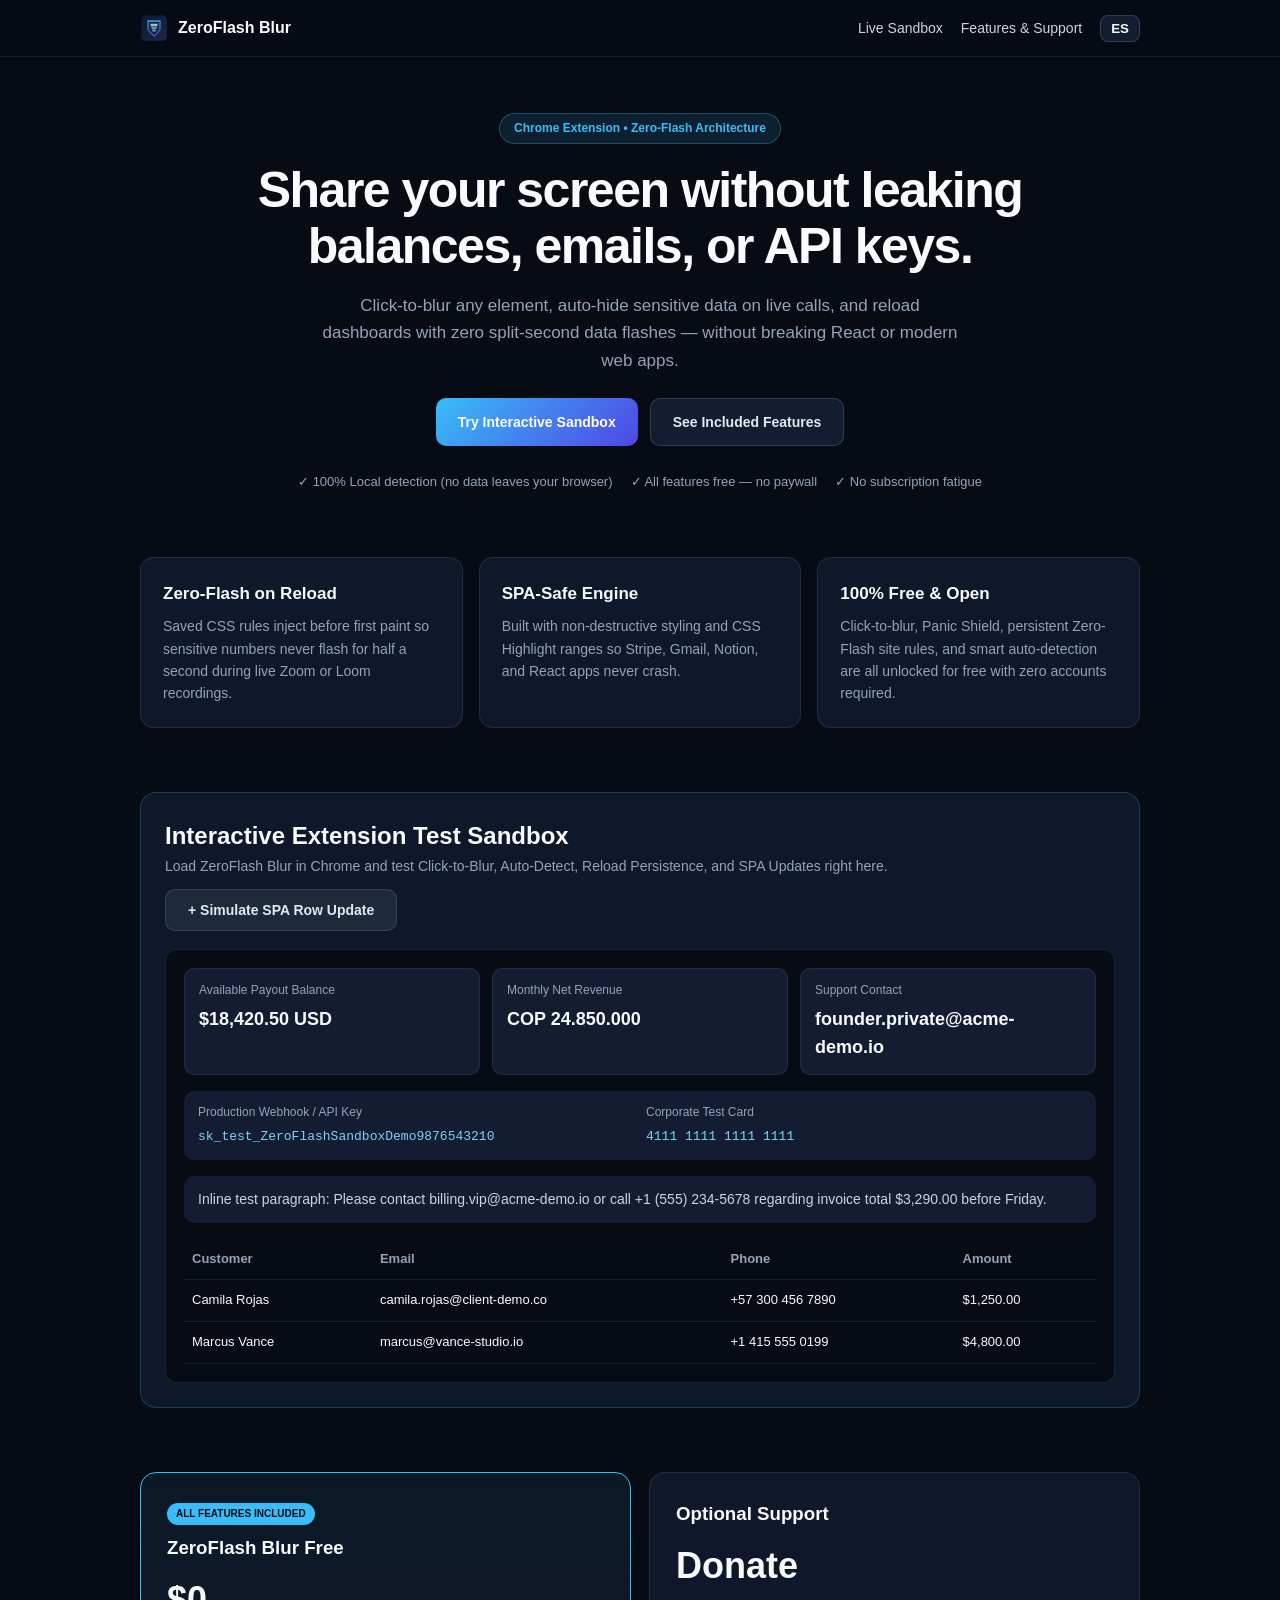
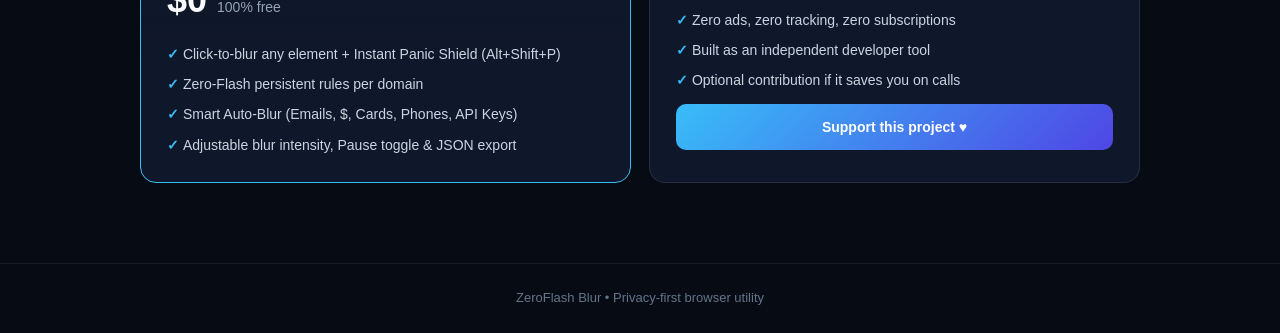
<file: landing/index.html>
<!doctype html>
<html lang="en">
  <head>
    <meta charset="UTF-8" />
    <meta name="viewport" content="width=device-width, initial-scale=1.0" />
    <title>ZeroFlash Blur — Screen Share Privacy for Chrome</title>
    <link rel="stylesheet" href="styles.css" />
  </head>
  <body>
    <header class="nav">
      <div class="nav-inner">
        <div class="logo">
          <img src="icon32.png" alt="ZeroFlash Blur" />
          <span>ZeroFlash Blur</span>
        </div>
        <div class="nav-actions">
          <a href="#sandbox" data-i18n="navDemo">Live Sandbox</a>
          <a href="#pricing" data-i18n="navPricing">Features &amp; Support</a>
          <button id="langBtn" class="lang-btn">ES</button>
        </div>
      </div>
    </header>

    <main>
      <section class="hero">
        <div class="pill" data-i18n="heroPill">Chrome Extension • Zero-Flash Architecture</div>
        <h1 data-i18n="heroTitle">Share your screen without leaking balances, emails, or API keys.</h1>
        <p class="hero-sub" data-i18n="heroSub">
          Click-to-blur any element, auto-hide sensitive data on live calls, and reload dashboards
          with zero split-second data flashes — without breaking React or modern web apps.
        </p>
        <div class="hero-cta">
          <a href="#sandbox" class="btn btn-primary" data-i18n="ctaPrimary">Try Interactive Sandbox</a>
          <a href="#pricing" class="btn btn-ghost" data-i18n="ctaSecondary">See Included Features</a>
        </div>
        <div class="trust-row">
          <span data-i18n="trust1">✓ 100% Local detection (no data leaves your browser)</span>
          <span data-i18n="trust2">✓ All features free — no paywall</span>
          <span data-i18n="trust3">✓ No subscription fatigue</span>
        </div>
      </section>

      <section class="pain-grid">
        <article class="card">
          <h3 data-i18n="feat1Title">Zero-Flash on Reload</h3>
          <p data-i18n="feat1Body">
            Saved CSS rules inject before first paint so sensitive numbers never flash for half a second during live Zoom or Loom recordings.
          </p>
        </article>
        <article class="card">
          <h3 data-i18n="feat2Title">SPA-Safe Engine</h3>
          <p data-i18n="feat2Body">
            Built with non-destructive styling and CSS Highlight ranges so Stripe, Gmail, Notion, and React apps never crash.
          </p>
        </article>
        <article class="card">
          <h3 data-i18n="feat3Title">100% Free &amp; Open</h3>
          <p data-i18n="feat3Body">
            Click-to-blur, Panic Shield, persistent Zero-Flash site rules, and smart auto-detection are all unlocked for free with zero accounts required.
          </p>
        </article>
      </section>

      <!-- Interactive Sandbox for Testing the Extension -->
      <section id="sandbox" class="sandbox-wrap">
        <div class="sandbox-head">
          <div>
            <h2 data-i18n="sandboxTitle">Interactive Extension Test Sandbox</h2>
            <p class="muted" data-i18n="sandboxSub">
              Load ZeroFlash Blur in Chrome and test Click-to-Blur, Auto-Detect, Reload Persistence, and SPA Updates right here.
            </p>
          </div>
          <button id="addDynamicRowBtn" class="btn btn-secondary" data-i18n="addRowBtn">
            + Simulate SPA Row Update
          </button>
        </div>

        <div class="mock-dashboard">
          <div class="kpi-row">
            <div class="kpi-card">
              <span class="kpi-label" data-i18n="kpi1">Available Payout Balance</span>
              <strong class="kpi-val">$18,420.50 USD</strong>
            </div>
            <div class="kpi-card">
              <span class="kpi-label" data-i18n="kpi2">Monthly Net Revenue</span>
              <strong class="kpi-val">COP 24.850.000</strong>
            </div>
            <div class="kpi-card">
              <span class="kpi-label" data-i18n="kpi3">Support Contact</span>
              <strong class="kpi-val">founder.private@acme-demo.io</strong>
            </div>
          </div>

          <div class="secret-box">
            <div>
              <span class="kpi-label" data-i18n="secretLabel">Production Webhook / API Key</span>
              <code id="demoSecretEl"></code>
            </div>
            <div>
              <span class="kpi-label" data-i18n="cardLabel">Corporate Test Card</span>
              <code id="demoCardEl">4111 1111 1111 1111</code>
            </div>
          </div>

          <p class="mixed-paragraph">
            Inline test paragraph: Please contact <span>billing.vip@acme-demo.io</span> or call
            <span>+1 (555) 234-5678</span> regarding invoice total <span>$3,290.00</span> before Friday.
          </p>

          <table class="mock-table">
            <thead>
              <tr>
                <th>Customer</th>
                <th>Email</th>
                <th>Phone</th>
                <th>Amount</th>
              </tr>
            </thead>
            <tbody id="sandboxTableBody">
              <tr>
                <td>Camila Rojas</td>
                <td>camila.rojas@client-demo.co</td>
                <td>+57 300 456 7890</td>
                <td>$1,250.00</td>
              </tr>
              <tr>
                <td>Marcus Vance</td>
                <td>marcus@vance-studio.io</td>
                <td>+1 415 555 0199</td>
                <td>$4,800.00</td>
              </tr>
            </tbody>
          </table>
        </div>
      </section>

      <section id="pricing" class="pricing">
        <div class="price-card featured">
          <div class="best-badge" data-i18n="proPopular">ALL FEATURES INCLUDED</div>
          <h3 data-i18n="freeTierTitle">ZeroFlash Blur Free</h3>
          <div class="price">$0 <span data-i18n="onceLabel">100% free</span></div>
          <ul>
            <li data-i18n="free1">Click-to-blur any element + Instant Panic Shield (Alt+Shift+P)</li>
            <li data-i18n="pro1">Zero-Flash persistent rules per domain</li>
            <li data-i18n="pro2">Smart Auto-Blur (Emails, $, Cards, Phones, API Keys)</li>
            <li data-i18n="pro3">Adjustable blur intensity, Pause toggle &amp; JSON export</li>
          </ul>
        </div>
        <div class="price-card">
          <h3 data-i18n="supportTierTitle">Optional Support</h3>
          <div class="price" data-i18n="supportPrice">Donate</div>
          <ul>
            <li data-i18n="sup1">Zero ads, zero tracking, zero subscriptions</li>
            <li data-i18n="sup2">Built as an independent developer tool</li>
            <li data-i18n="sup3">Optional contribution if it saves you on calls</li>
          </ul>
          <a
            id="supportLink"
            href="https://ko-fi.com/juanwar89"
            target="_blank"
            rel="noopener noreferrer"
            class="btn btn-primary full"
            data-i18n="buyNowBtn"
          >
            Support this project ♥
          </a>
        </div>
      </section>
    </main>

    <footer class="footer">
      <span>ZeroFlash Blur • Privacy-first browser utility</span>
    </footer>

    <script src="app.js"></script>
  </body>
</html>
</file>
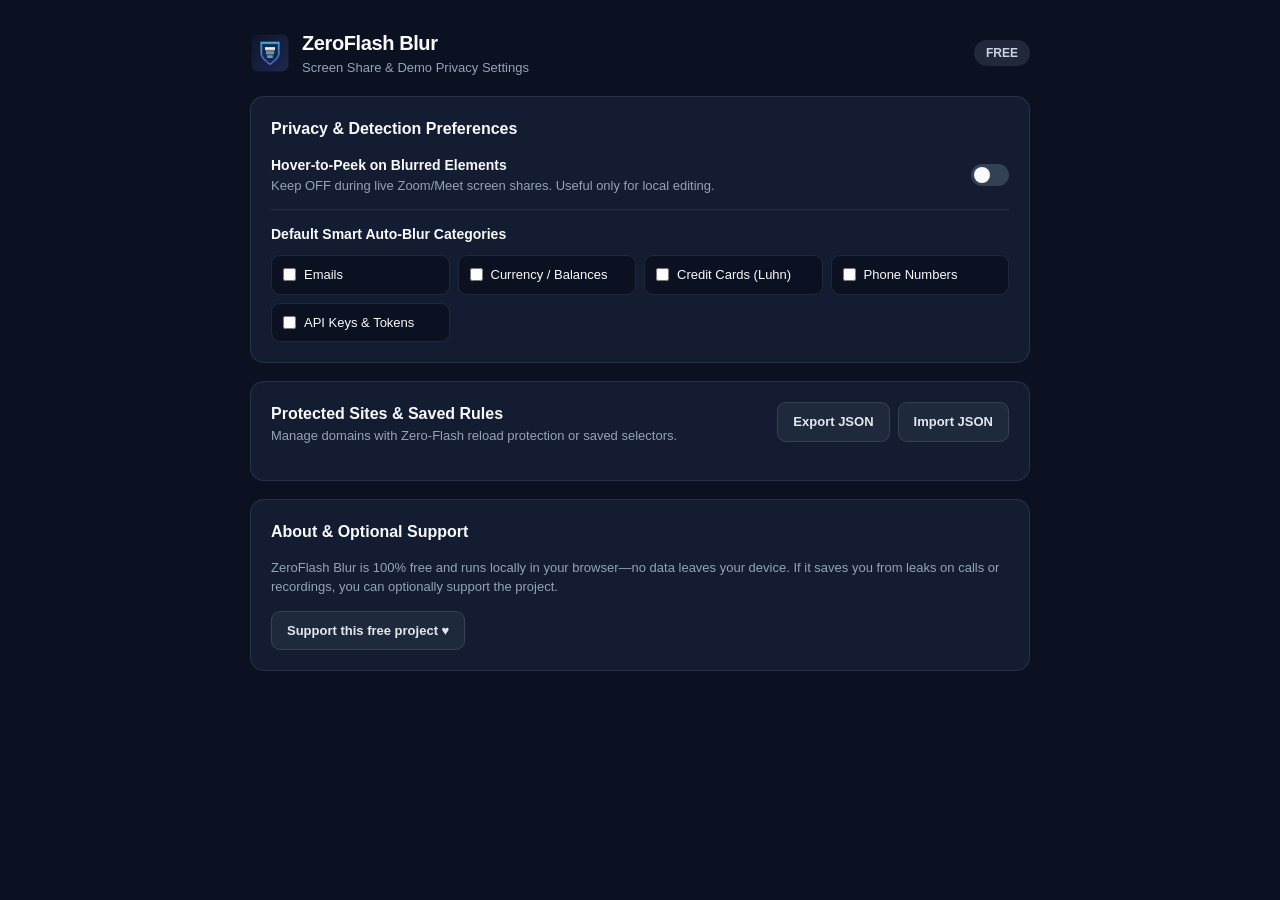
<file: extension/options/options.html>
<!doctype html>
<html lang="en">
  <head>
    <meta charset="UTF-8" />
    <meta name="viewport" content="width=device-width, initial-scale=1.0" />
    <title>ZeroFlash Blur — Settings</title>
    <link rel="stylesheet" href="options.css" />
  </head>
  <body>
    <main class="container">
      <header class="header">
        <div class="brand">
          <img src="../icons/icon48.png" alt="ZeroFlash" />
          <div>
            <h1>ZeroFlash Blur</h1>
            <p class="subtitle">Screen Share &amp; Demo Privacy Settings</p>
          </div>
        </div>
        <span id="planPill" class="pill pill-free">FREE</span>
      </header>

      <!-- Privacy Behavior Card -->
      <section class="card">
        <h2>Privacy &amp; Detection Preferences</h2>

        <label class="toggle-item">
          <div>
            <div class="item-title">Hover-to-Peek on Blurred Elements</div>
            <div class="muted">
              Keep OFF during live Zoom/Meet screen shares. Useful only for local editing.
            </div>
          </div>
          <input id="hoverPeekToggle" type="checkbox" class="switch" />
        </label>

        <div class="divider"></div>

        <div>
          <div class="item-title">Default Smart Auto-Blur Categories</div>
          <div class="det-grid">
            <label class="check-card"><input type="checkbox" data-det="email" /> Emails</label>
            <label class="check-card"><input type="checkbox" data-det="currency" /> Currency / Balances</label>
            <label class="check-card"><input type="checkbox" data-det="card" /> Credit Cards (Luhn)</label>
            <label class="check-card"><input type="checkbox" data-det="phone" /> Phone Numbers</label>
            <label class="check-card"><input type="checkbox" data-det="secret" /> API Keys &amp; Tokens</label>
          </div>
        </div>
      </section>

      <!-- Saved Site Rules -->
      <section class="card">
        <div class="card-head">
          <div>
            <h2>Protected Sites &amp; Saved Rules</h2>
            <p class="muted">Manage domains with Zero-Flash reload protection or saved selectors.</p>
          </div>
          <div class="btn-group">
            <button id="exportBtn" class="btn btn-secondary">Export JSON</button>
            <label class="btn btn-secondary file-btn">
              Import JSON
              <input id="importInput" type="file" accept="application/json" hidden />
            </label>
          </div>
        </div>

        <div id="statusMsg" class="msg hidden"></div>
        <div id="sitesList" class="sites-list"></div>
      </section>

      <!-- About & Optional Support -->
      <section class="card">
        <h2>About &amp; Optional Support</h2>
        <p class="muted">
          ZeroFlash Blur is 100% free and runs locally in your browser—no data leaves your device.
          If it saves you from leaks on calls or recordings, you can optionally support the project.
        </p>
        <a
          id="supportBtn"
          class="btn btn-secondary support-btn"
          href="https://ko-fi.com/juanwar89"
          target="_blank"
          rel="noopener noreferrer"
        >Support this free project ♥</a>
      </section>
    </main>

    <script src="../shared/common.js"></script>
    <script src="options.js"></script>
  </body>
</html>
</file>
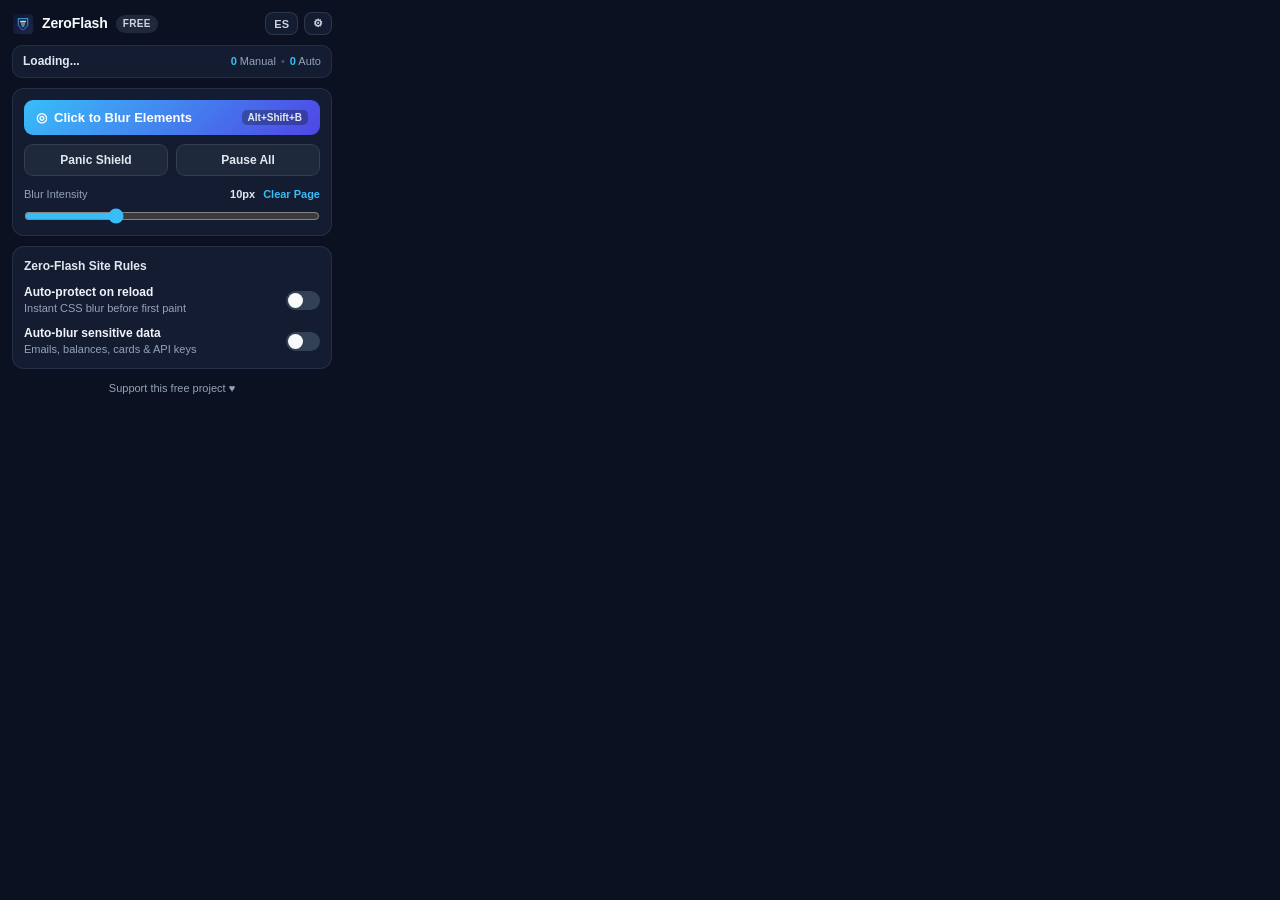
<file: extension/popup/popup.html>
<!doctype html>
<html lang="en">
  <head>
    <meta charset="UTF-8" />
    <meta name="viewport" content="width=device-width, initial-scale=1.0" />
    <title>ZeroFlash Blur</title>
    <link rel="stylesheet" href="popup.css" />
  </head>
  <body>
    <div class="app">
      <!-- Top Bar -->
      <header class="topbar">
        <div class="brand">
          <img src="../icons/icon32.png" alt="ZeroFlash" class="brand-icon" />
          <span class="brand-name">ZeroFlash</span>
          <span id="planBadge" class="badge badge-free" data-i18n="editionBadge">FREE</span>
        </div>
        <div class="topbar-actions">
          <button id="langToggle" class="icon-btn" title="Switch language">ES</button>
          <button id="openOptionsBtn" class="icon-btn" title="Settings">⚙</button>
        </div>
      </header>

      <!-- Active Site Bar -->
      <section class="site-bar">
        <div id="siteHost" class="site-host">Loading...</div>
        <div id="siteStats" class="site-stats">
          <span><strong id="manualCount">0</strong> <span data-i18n="manualLabel">Manual</span></span>
          <span class="sep">•</span>
          <span><strong id="autoCount">0</strong> <span data-i18n="autoLabel">Auto</span></span>
        </div>
      </section>

      <div id="unsupportedNotice" class="notice hidden" data-i18n="unsupportedPage">
        Chrome internal page (cannot inject)
      </div>

      <!-- Free Core Actions -->
      <section id="controlsSection" class="card">
        <button id="pickBtn" class="btn btn-primary">
          <span class="btn-icon">◎</span>
          <span id="pickBtnText" data-i18n="pickBtn">Click to Blur Elements</span>
          <kbd>Alt+Shift+B</kbd>
        </button>

        <div class="btn-row">
          <button id="panicBtn" class="btn btn-secondary">
            <span id="panicBtnText" data-i18n="panicBtn">Panic Shield</span>
          </button>
          <button id="pauseBtn" class="btn btn-secondary">
            <span id="pauseBtnText" data-i18n="pauseBtn">Pause All</span>
          </button>
        </div>

        <div class="slider-row">
          <div class="slider-header">
            <label for="blurRange" data-i18n="blurIntensity">Blur Intensity</label>
            <div class="slider-right">
              <span id="blurVal">10px</span>
              <button id="clearBtn" class="link-btn" data-i18n="clearBtn">Clear Page</button>
            </div>
          </div>
          <input id="blurRange" type="range" min="4" max="24" step="1" value="10" />
        </div>
      </section>

      <!-- Zero-Flash Site Automation -->
      <section id="siteRulesSection" class="card">
        <div class="section-head">
          <span class="section-title" data-i18n="siteRulesTitle">Zero-Flash Site Rules</span>
        </div>

        <label class="toggle-row">
          <div class="toggle-copy">
            <div class="toggle-title" data-i18n="autoProtectLabel">Auto-protect on reload</div>
            <div class="toggle-sub" data-i18n="autoProtectSub">Instant CSS blur before first paint</div>
          </div>
          <input id="autoProtectToggle" type="checkbox" class="switch" />
        </label>

        <label class="toggle-row">
          <div class="toggle-copy">
            <div class="toggle-title" data-i18n="autoDetectLabel">Auto-blur sensitive data</div>
            <div class="toggle-sub" data-i18n="autoDetectSub">Emails, balances, cards &amp; API keys</div>
          </div>
          <input id="autoDetectToggle" type="checkbox" class="switch" />
        </label>

        <div id="detectorChips" class="chips hidden">
          <button type="button" class="chip" data-det="email" data-i18n="detEmail">Emails</button>
          <button type="button" class="chip" data-det="currency" data-i18n="detCurrency">$ Balances</button>
          <button type="button" class="chip" data-det="card" data-i18n="detCard">Cards</button>
          <button type="button" class="chip" data-det="phone" data-i18n="detPhone">Phones</button>
          <button type="button" class="chip" data-det="secret" data-i18n="detSecret">API Keys</button>
        </div>
      </section>

      <a
        id="supportLink"
        class="support-link"
        href="https://ko-fi.com/juanwar89"
        target="_blank"
        rel="noopener noreferrer"
        data-i18n="supportLink"
      >Support this free project ♥</a>
    </div>

    <script src="../shared/common.js"></script>
    <script src="popup.js"></script>
  </body>
</html>
</file>
<file: landing/styles.css>
* {
  box-sizing: border-box;
  margin: 0;
  padding: 0;
}

body {
  background: #070b14;
  color: #f8fafc;
  font-family: -apple-system, BlinkMacSystemFont, "Segoe UI", Roboto, sans-serif;
  line-height: 1.6;
}

a {
  color: inherit;
  text-decoration: none;
}

.nav {
  border-bottom: 1px solid rgba(148, 163, 184, 0.12);
  background: rgba(7, 11, 20, 0.85);
  backdrop-filter: blur(12px);
  position: sticky;
  top: 0;
  z-index: 20;
}

.nav-inner {
  max-width: 1040px;
  margin: 0 auto;
  padding: 14px 20px;
  display: flex;
  align-items: center;
  justify-content: space-between;
}

.logo {
  display: flex;
  align-items: center;
  gap: 10px;
  font-weight: 800;
  font-size: 16px;
}

.logo img {
  width: 28px;
  height: 28px;
  border-radius: 7px;
}

.nav-actions {
  display: flex;
  align-items: center;
  gap: 18px;
  font-size: 14px;
  color: #cbd5e1;
}

.lang-btn {
  background: #131c31;
  border: 1px solid rgba(148, 163, 184, 0.25);
  color: #f8fafc;
  border-radius: 8px;
  padding: 5px 10px;
  font-weight: 700;
  cursor: pointer;
}

main {
  max-width: 1040px;
  margin: 0 auto;
  padding: 56px 20px 80px;
  display: flex;
  flex-direction: column;
  gap: 64px;
}

.hero {
  text-align: center;
  display: flex;
  flex-direction: column;
  align-items: center;
  gap: 18px;
}

.pill {
  font-size: 12px;
  font-weight: 700;
  color: #38bdf8;
  background: rgba(56, 189, 248, 0.12);
  border: 1px solid rgba(56, 189, 248, 0.3);
  padding: 5px 14px;
  border-radius: 999px;
}

.hero h1 {
  font-size: clamp(30px, 5vw, 50px);
  line-height: 1.12;
  letter-spacing: -0.03em;
  max-width: 820px;
}

.hero-sub {
  max-width: 650px;
  color: #94a3b8;
  font-size: 17px;
}

.hero-cta {
  display: flex;
  flex-wrap: wrap;
  justify-content: center;
  gap: 12px;
  margin-top: 6px;
}

.btn {
  display: inline-flex;
  align-items: center;
  justify-content: center;
  padding: 12px 22px;
  border-radius: 10px;
  font-weight: 700;
  font-size: 14px;
  cursor: pointer;
  border: none;
}

.btn-primary {
  background: linear-gradient(135deg, #38bdf8, #4f46e5);
  color: #ffffff;
}

.btn-ghost {
  background: #131c31;
  border: 1px solid rgba(148, 163, 184, 0.25);
  color: #e2e8f0;
}

.btn-secondary {
  background: #1e293b;
  color: #e2e8f0;
  border: 1px solid rgba(148, 163, 184, 0.22);
}

.full {
  width: 100%;
  margin-top: 12px;
}

.trust-row {
  display: flex;
  flex-wrap: wrap;
  justify-content: center;
  gap: 18px;
  font-size: 13px;
  color: #94a3b8;
  margin-top: 8px;
}

.pain-grid {
  display: grid;
  grid-template-columns: repeat(auto-fit, minmax(260px, 1fr));
  gap: 16px;
}

.card {
  background: #0f172a;
  border: 1px solid rgba(148, 163, 184, 0.15);
  border-radius: 14px;
  padding: 22px;
}

.card h3 {
  font-size: 17px;
  margin-bottom: 8px;
}

.card p {
  color: #94a3b8;
  font-size: 14px;
}

/* Sandbox */
.sandbox-wrap {
  background: #0f172a;
  border: 1px solid rgba(56, 189, 248, 0.25);
  border-radius: 16px;
  padding: 24px;
  display: flex;
  flex-direction: column;
  gap: 18px;
}

.sandbox-head {
  display: flex;
  flex-wrap: wrap;
  align-items: center;
  justify-content: space-between;
  gap: 12px;
}

.muted {
  color: #94a3b8;
  font-size: 14px;
}

.mock-dashboard {
  background: #070b14;
  border: 1px solid rgba(148, 163, 184, 0.14);
  border-radius: 12px;
  padding: 18px;
  display: flex;
  flex-direction: column;
  gap: 16px;
}

.kpi-row {
  display: grid;
  grid-template-columns: repeat(auto-fit, minmax(200px, 1fr));
  gap: 12px;
}

.kpi-card {
  background: #131c31;
  border: 1px solid rgba(148, 163, 184, 0.12);
  border-radius: 10px;
  padding: 12px 14px;
  display: flex;
  flex-direction: column;
  gap: 4px;
}

.kpi-label {
  font-size: 12px;
  color: #94a3b8;
  display: block;
}

.kpi-val {
  font-size: 18px;
  color: #f8fafc;
}

.secret-box {
  display: grid;
  grid-template-columns: repeat(auto-fit, minmax(240px, 1fr));
  gap: 12px;
  background: #131c31;
  border-radius: 10px;
  padding: 12px 14px;
}

.secret-box code {
  font-family: ui-monospace, SFMono-Regular, Menlo, monospace;
  color: #7dd3fc;
  font-size: 13px;
}

.mixed-paragraph {
  background: #131c31;
  padding: 12px 14px;
  border-radius: 10px;
  font-size: 14px;
  color: #cbd5e1;
}

.mock-table {
  width: 100%;
  border-collapse: collapse;
  font-size: 13px;
}

.mock-table th,
.mock-table td {
  text-align: left;
  padding: 10px 8px;
  border-bottom: 1px solid rgba(148, 163, 184, 0.12);
}

.mock-table th {
  color: #94a3b8;
  font-weight: 600;
}

/* Pricing */
.pricing {
  display: grid;
  grid-template-columns: repeat(auto-fit, minmax(280px, 1fr));
  gap: 18px;
}

.price-card {
  background: #0f172a;
  border: 1px solid rgba(148, 163, 184, 0.16);
  border-radius: 16px;
  padding: 26px;
  position: relative;
}

.price-card.featured {
  border-color: #38bdf8;
  background: linear-gradient(180deg, rgba(56, 189, 248, 0.08), #0f172a 60%);
}

.best-badge {
  display: inline-block;
  font-size: 10px;
  font-weight: 800;
  background: #38bdf8;
  color: #070b14;
  padding: 3px 9px;
  border-radius: 999px;
  margin-bottom: 8px;
}

.price {
  font-size: 36px;
  font-weight: 800;
  margin: 8px 0 14px;
}

.price span {
  font-size: 14px;
  font-weight: 500;
  color: #94a3b8;
}

.price-card ul {
  list-style: none;
  display: flex;
  flex-direction: column;
  gap: 8px;
  color: #cbd5e1;
  font-size: 14px;
}

.price-card li::before {
  content: "✓ ";
  color: #38bdf8;
  font-weight: 700;
}

.footer {
  border-top: 1px solid rgba(148, 163, 184, 0.12);
  padding: 24px 20px;
  text-align: center;
  color: #64748b;
  font-size: 13px;
}
</file>
<file: extension/options/options.css>
* {
  box-sizing: border-box;
  margin: 0;
  padding: 0;
}

body {
  background: #0b1120;
  color: #f8fafc;
  font-family: -apple-system, BlinkMacSystemFont, "Segoe UI", Roboto, sans-serif;
  font-size: 14px;
  line-height: 1.5;
  padding: 28px 16px;
}

.container {
  max-width: 780px;
  margin: 0 auto;
  display: flex;
  flex-direction: column;
  gap: 18px;
}

.hidden {
  display: none !important;
}

.header {
  display: flex;
  align-items: center;
  justify-content: space-between;
}

.brand {
  display: flex;
  align-items: center;
  gap: 12px;
}

.brand img {
  width: 40px;
  height: 40px;
  border-radius: 10px;
}

.brand h1 {
  font-size: 20px;
  letter-spacing: -0.02em;
}

.subtitle {
  color: #94a3b8;
  font-size: 13px;
}

.pill {
  padding: 4px 12px;
  border-radius: 999px;
  font-weight: 800;
  font-size: 12px;
}

.pill-free {
  background: rgba(148, 163, 184, 0.16);
  color: #cbd5e1;
}

.card {
  background: #131c31;
  border: 1px solid rgba(148, 163, 184, 0.16);
  border-radius: 14px;
  padding: 20px;
  display: flex;
  flex-direction: column;
  gap: 14px;
}

h2 {
  font-size: 16px;
  font-weight: 700;
}

.muted {
  color: #94a3b8;
  font-size: 13px;
}

.row-form {
  display: flex;
  gap: 10px;
}

.input {
  flex: 1;
  background: #0b1120;
  border: 1px solid rgba(148, 163, 184, 0.25);
  border-radius: 9px;
  padding: 9px 12px;
  color: #f8fafc;
  font-size: 13px;
}

.input.mono {
  font-family: ui-monospace, SFMono-Regular, Menlo, monospace;
}

.input:focus {
  outline: none;
  border-color: #38bdf8;
}

.btn {
  border: none;
  border-radius: 9px;
  padding: 9px 15px;
  font-family: inherit;
  font-size: 13px;
  font-weight: 600;
  cursor: pointer;
}

.btn-primary {
  background: linear-gradient(135deg, #38bdf8, #4f46e5);
  color: #ffffff;
}

.btn-secondary {
  background: #1e293b;
  color: #e2e8f0;
  border: 1px solid rgba(148, 163, 184, 0.2);
}

.btn-danger {
  background: rgba(244, 63, 94, 0.14);
  color: #fda4af;
  border: 1px solid rgba(244, 63, 94, 0.35);
}

.status-box {
  display: flex;
  align-items: center;
  justify-content: space-between;
  background: rgba(56, 189, 248, 0.1);
  border: 1px solid rgba(56, 189, 248, 0.3);
  border-radius: 10px;
  padding: 12px 14px;
}

.msg {
  font-size: 13px;
  padding: 8px 12px;
  border-radius: 8px;
}

.msg.ok {
  background: rgba(34, 197, 94, 0.14);
  color: #86efac;
}

.msg.err {
  background: rgba(244, 63, 94, 0.14);
  color: #fda4af;
}

.advanced {
  border-top: 1px solid rgba(148, 163, 184, 0.14);
  padding-top: 12px;
}

.advanced summary {
  cursor: pointer;
  color: #94a3b8;
  font-size: 12px;
  font-weight: 600;
}

.field-grid {
  display: grid;
  grid-template-columns: 1fr 1fr;
  gap: 12px;
  margin: 12px 0;
}

.field-grid label {
  display: flex;
  flex-direction: column;
  gap: 5px;
  font-size: 12px;
  color: #cbd5e1;
}

.toggle-item {
  display: flex;
  align-items: center;
  justify-content: space-between;
  gap: 16px;
  cursor: pointer;
}

.item-title {
  font-weight: 600;
  font-size: 14px;
}

.divider {
  height: 1px;
  background: rgba(148, 163, 184, 0.14);
}

.switch {
  appearance: none;
  width: 38px;
  height: 22px;
  background: #334155;
  border-radius: 999px;
  position: relative;
  cursor: pointer;
  flex-shrink: 0;
}

.switch::after {
  content: "";
  position: absolute;
  top: 3px;
  left: 3px;
  width: 16px;
  height: 16px;
  border-radius: 50%;
  background: #f8fafc;
  transition: transform 140ms ease;
}

.switch:checked {
  background: #38bdf8;
}

.switch:checked::after {
  transform: translateX(16px);
}

.det-grid {
  display: grid;
  grid-template-columns: repeat(auto-fill, minmax(175px, 1fr));
  gap: 8px;
  margin-top: 10px;
}

.check-card {
  display: flex;
  align-items: center;
  gap: 8px;
  background: #0b1120;
  border: 1px solid rgba(148, 163, 184, 0.16);
  padding: 9px 11px;
  border-radius: 9px;
  cursor: pointer;
  font-size: 13px;
}

.card-head {
  display: flex;
  align-items: flex-start;
  justify-content: space-between;
  gap: 12px;
}

.btn-group {
  display: flex;
  gap: 8px;
}

.file-btn {
  display: inline-flex;
  align-items: center;
}

.sites-list {
  display: flex;
  flex-direction: column;
  gap: 8px;
}

.site-item {
  display: flex;
  align-items: center;
  justify-content: space-between;
  background: #0b1120;
  border: 1px solid rgba(148, 163, 184, 0.14);
  border-radius: 10px;
  padding: 10px 14px;
}

.site-meta {
  display: flex;
  gap: 8px;
  font-size: 12px;
  color: #94a3b8;
  margin-top: 2px;
}

.support-btn {
  text-decoration: none;
  display: inline-flex;
  width: fit-content;
}
</file>
<file: extension/popup/popup.css>
* {
  box-sizing: border-box;
  margin: 0;
  padding: 0;
}

body {
  width: 344px;
  background: #0b1120;
  color: #f8fafc;
  font-family: -apple-system, BlinkMacSystemFont, "Segoe UI", Roboto, sans-serif;
  font-size: 13px;
  line-height: 1.4;
}

.app {
  padding: 12px;
  display: flex;
  flex-direction: column;
  gap: 10px;
}

.hidden {
  display: none !important;
}

/* Header */
.topbar {
  display: flex;
  align-items: center;
  justify-content: space-between;
}

.brand {
  display: flex;
  align-items: center;
  gap: 8px;
}

.brand-icon {
  width: 22px;
  height: 22px;
  border-radius: 6px;
}

.brand-name {
  font-weight: 700;
  font-size: 14px;
  letter-spacing: -0.01em;
}

.badge {
  font-size: 10px;
  font-weight: 700;
  padding: 2px 7px;
  border-radius: 999px;
  letter-spacing: 0.04em;
}

.badge-free {
  background: rgba(148, 163, 184, 0.16);
  color: #cbd5e1;
}

.topbar-actions {
  display: flex;
  gap: 6px;
}

.icon-btn {
  border: 1px solid rgba(148, 163, 184, 0.2);
  background: #131c31;
  color: #cbd5e1;
  border-radius: 8px;
  padding: 4px 8px;
  font-size: 11px;
  font-weight: 600;
  cursor: pointer;
}

.icon-btn:hover {
  border-color: rgba(56, 189, 248, 0.45);
  color: #ffffff;
}

/* Site bar */
.site-bar {
  display: flex;
  align-items: center;
  justify-content: space-between;
  padding: 7px 10px;
  background: #131c31;
  border: 1px solid rgba(148, 163, 184, 0.14);
  border-radius: 10px;
}

.site-host {
  font-weight: 600;
  font-size: 12px;
  color: #e2e8f0;
  max-width: 175px;
  overflow: hidden;
  text-overflow: ellipsis;
  white-space: nowrap;
}

.site-stats {
  font-size: 11px;
  color: #94a3b8;
  display: flex;
  align-items: center;
  gap: 5px;
}

.site-stats strong {
  color: #38bdf8;
}

.sep {
  opacity: 0.4;
}

.notice {
  background: rgba(245, 158, 11, 0.12);
  border: 1px solid rgba(245, 158, 11, 0.35);
  color: #fcd34d;
  border-radius: 10px;
  padding: 8px 10px;
  font-size: 12px;
  text-align: center;
}

/* Cards */
.card {
  background: #131c31;
  border: 1px solid rgba(148, 163, 184, 0.15);
  border-radius: 12px;
  padding: 11px;
  display: flex;
  flex-direction: column;
  gap: 9px;
}

.btn {
  border: none;
  border-radius: 9px;
  font-family: inherit;
  font-weight: 600;
  cursor: pointer;
  display: flex;
  align-items: center;
  justify-content: center;
  gap: 7px;
  transition: transform 60ms ease, filter 120ms ease, background 120ms ease;
}

.btn:active {
  transform: scale(0.98);
}

.btn:disabled {
  opacity: 0.45;
  cursor: not-allowed;
}

.btn-primary {
  background: linear-gradient(135deg, #38bdf8, #4f46e5);
  color: #ffffff;
  padding: 10px 12px;
  font-size: 13px;
}

.btn-primary.is-active {
  background: linear-gradient(135deg, #f43f5e, #e11d48);
}

.btn-primary kbd {
  margin-left: auto;
  font-family: inherit;
  font-size: 10px;
  padding: 2px 6px;
  border-radius: 5px;
  background: rgba(15, 23, 42, 0.35);
  color: #e2e8f0;
}

.btn-row {
  display: flex;
  gap: 8px;
}

.btn-secondary {
  flex: 1;
  background: #1e293b;
  color: #e2e8f0;
  border: 1px solid rgba(148, 163, 184, 0.18);
  padding: 8px 10px;
  font-size: 12px;
}

.btn-secondary.is-active {
  background: rgba(56, 189, 248, 0.16);
  border-color: #38bdf8;
  color: #7dd3fc;
}

.btn-secondary:hover:not(:disabled) {
  background: #273549;
}

/* Slider */
.slider-row {
  display: flex;
  flex-direction: column;
  gap: 6px;
  padding-top: 2px;
}

.slider-header {
  display: flex;
  align-items: center;
  justify-content: space-between;
  font-size: 11px;
  color: #94a3b8;
}

.slider-right {
  display: flex;
  align-items: center;
  gap: 8px;
}

#blurVal {
  color: #e2e8f0;
  font-weight: 600;
}

.link-btn {
  border: none;
  background: none;
  color: #38bdf8;
  font-size: 11px;
  font-weight: 600;
  cursor: pointer;
  padding: 0;
}

.link-btn:hover {
  text-decoration: underline;
}

input[type="range"] {
  width: 100%;
  accent-color: #38bdf8;
  cursor: pointer;
}

/* Site rules section */
.section-head {
  display: flex;
  align-items: center;
  justify-content: space-between;
}

.section-title {
  font-size: 12px;
  font-weight: 700;
  color: #e2e8f0;
}

.toggle-row {
  display: flex;
  align-items: center;
  justify-content: space-between;
  gap: 10px;
  cursor: pointer;
}

.toggle-title {
  font-size: 12px;
  font-weight: 600;
  color: #f1f5f9;
}

.toggle-sub {
  font-size: 11px;
  color: #94a3b8;
}

.switch {
  appearance: none;
  width: 34px;
  height: 19px;
  background: #334155;
  border-radius: 999px;
  position: relative;
  cursor: pointer;
  flex-shrink: 0;
  transition: background 140ms ease;
}

.switch::after {
  content: "";
  position: absolute;
  top: 2px;
  left: 2px;
  width: 15px;
  height: 15px;
  border-radius: 50%;
  background: #f8fafc;
  transition: transform 140ms ease;
}

.switch:checked {
  background: #38bdf8;
}

.switch:checked::after {
  transform: translateX(15px);
}

/* Detector chips */
.chips {
  display: flex;
  flex-wrap: wrap;
  gap: 5px;
  padding-top: 2px;
}

.chip {
  border: 1px solid rgba(148, 163, 184, 0.25);
  background: #0f172a;
  color: #94a3b8;
  border-radius: 999px;
  padding: 3px 9px;
  font-size: 11px;
  font-weight: 600;
  cursor: pointer;
}

.chip.active {
  background: rgba(56, 189, 248, 0.18);
  border-color: #38bdf8;
  color: #7dd3fc;
}

/* Subtle optional support link */
.support-link {
  color: #94a3b8;
  font-size: 11px;
  text-align: center;
  text-decoration: none;
  padding: 2px 0;
}

.support-link:hover {
  color: #38bdf8;
}
</file>
